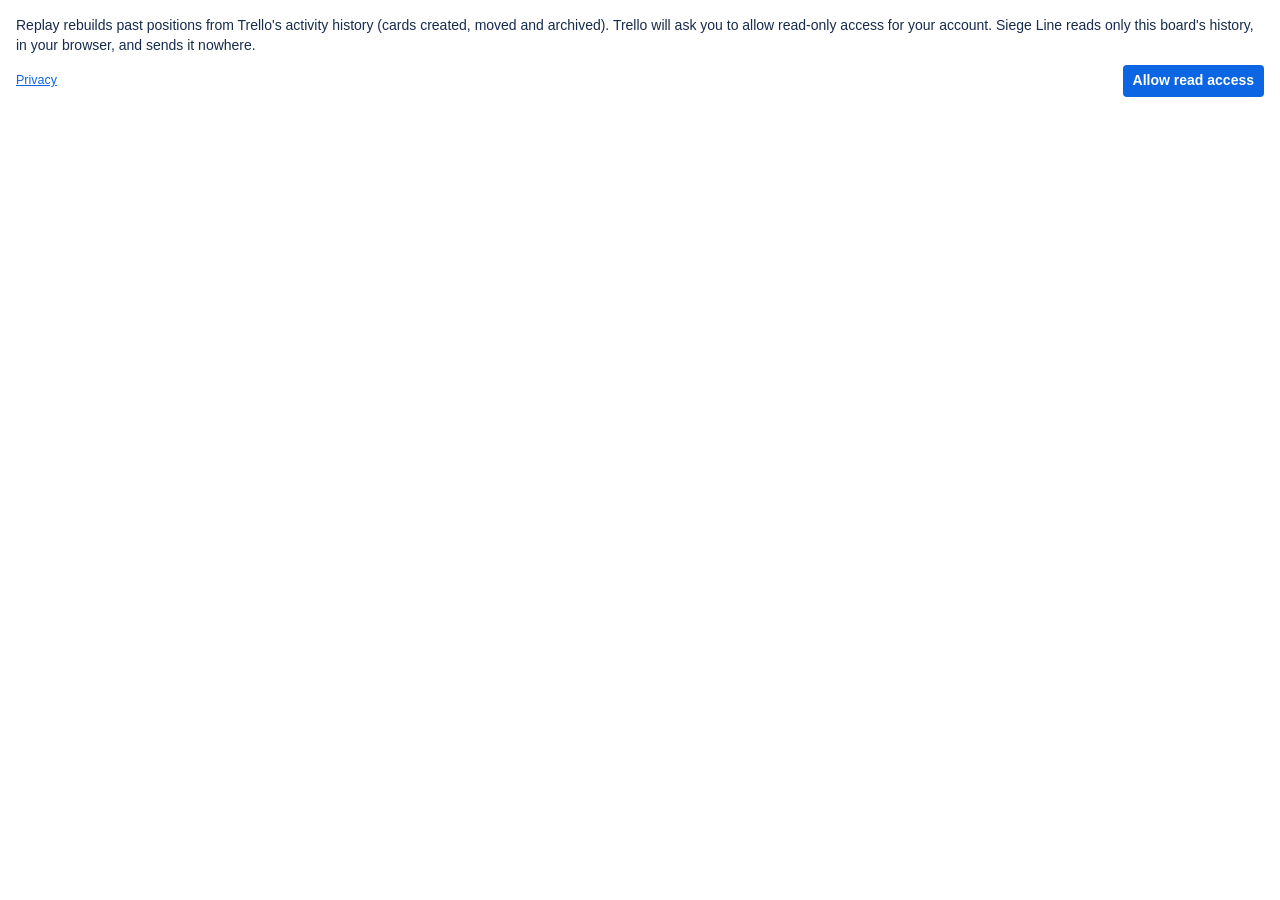
<file: authorize.html>
<!DOCTYPE html>
<html lang="en">
<head>
  <meta charset="utf-8">
  <meta name="viewport" content="width=device-width, initial-scale=1">
  <title>Siege Line — history access</title>
  <link rel="stylesheet" href="./ui.css?v=1.3.4">
</head>
<body>
  <div id="gs-root" data-mount="mountAuthorize" class="gs pad"></div>
  <script src="https://p.trellocdn.com/power-up.min.js"></script>
  <script src="./shared.js?v=1.3.4"></script>
  <script src="./authorize.js?v=1.3.4"></script>
  <script src="./boot.js?v=1.3.4"></script>
</body>
</html>
</file>
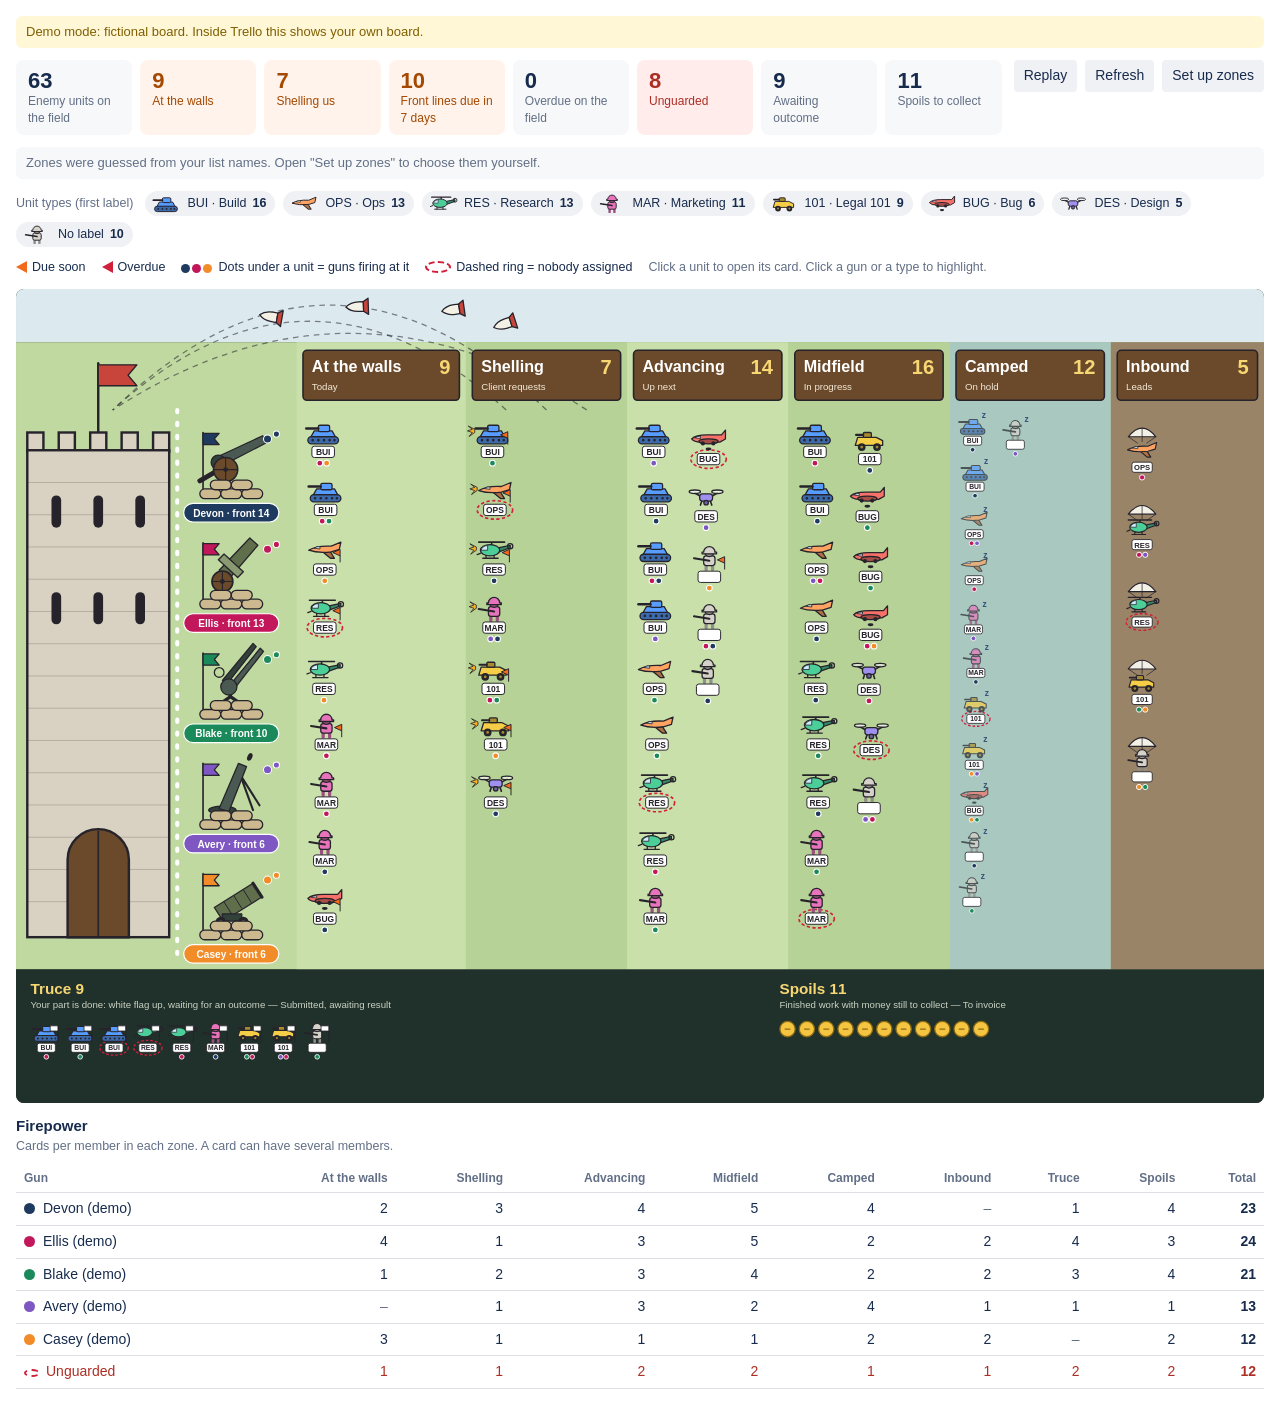
<file: battle.html>
<!DOCTYPE html>
<html lang="en">
<head>
  <meta charset="utf-8">
  <meta name="viewport" content="width=device-width, initial-scale=1">
  <title>Siege Line — battle map</title>
  <link rel="stylesheet" href="./ui.css?v=1.3.4">
</head>
<body>
  <div id="gs-root" data-mount="mountBattle" class="gs pad wide"></div>
  <script src="https://p.trellocdn.com/power-up.min.js"></script>
  <script src="./shared.js?v=1.3.4"></script>
  <script src="./settings.js?v=1.3.4"></script>
  <script src="./battle.js?v=1.3.4"></script>
  <script src="./boot.js?v=1.3.4"></script>
</body>
</html>
</file>
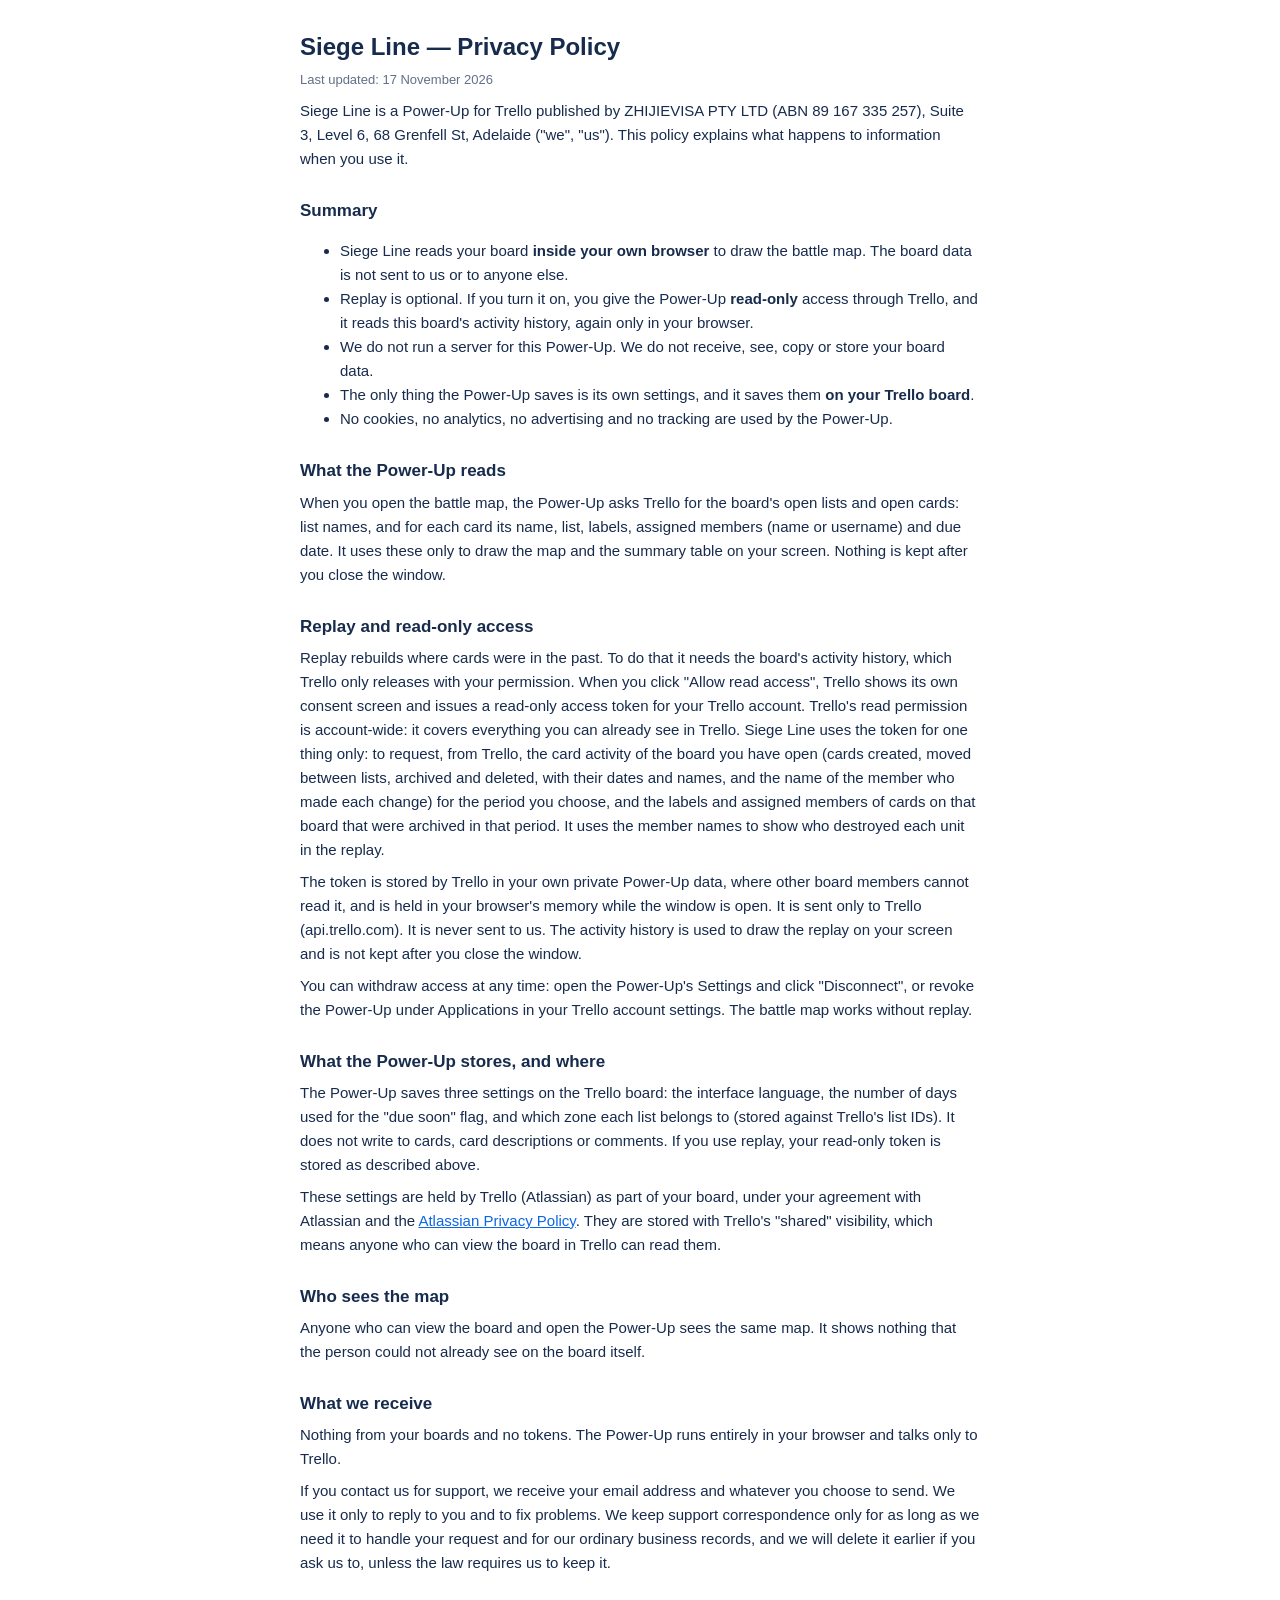
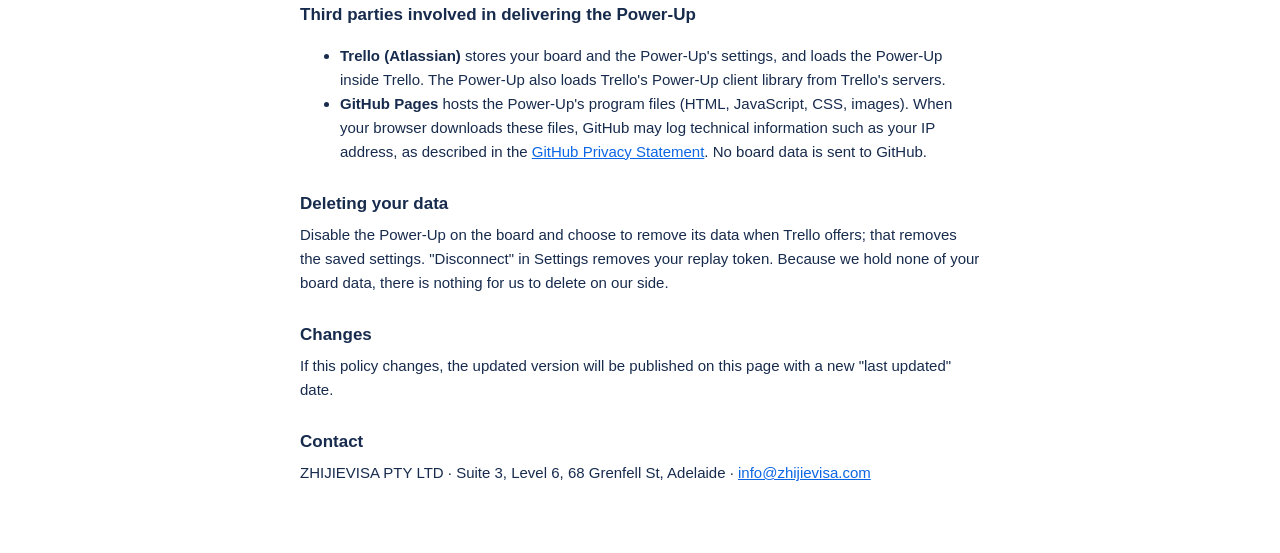
<file: privacy.html>
<!DOCTYPE html>
<html lang="en">
<head>
  <meta charset="utf-8">
  <meta name="viewport" content="width=device-width, initial-scale=1">
  <title>Siege Line — Privacy Policy</title>
  <link rel="stylesheet" href="./ui.css?v=1.3.4">
</head>
<body>
<div class="doc">
  <h1>Siege Line — Privacy Policy</h1>
  <p class="muted">Last updated: 17 November 2026</p>

  <p>Siege Line is a Power-Up for Trello published by ZHIJIEVISA PTY LTD (ABN 89 167 335 257),
  Suite 3, Level 6, 68 Grenfell St, Adelaide ("we", "us"). This policy explains what happens to information when you use it.</p>

  <h2>Summary</h2>
  <ul>
    <li>Siege Line reads your board <strong>inside your own browser</strong> to draw the battle map. The board data is not sent to us or to anyone else.</li>
    <li>Replay is optional. If you turn it on, you give the Power-Up <strong>read-only</strong> access through Trello, and it reads this board's activity history, again only in your browser.</li>
    <li>We do not run a server for this Power-Up. We do not receive, see, copy or store your board data.</li>
    <li>The only thing the Power-Up saves is its own settings, and it saves them <strong>on your Trello board</strong>.</li>
    <li>No cookies, no analytics, no advertising and no tracking are used by the Power-Up.</li>
  </ul>

  <h2>What the Power-Up reads</h2>
  <p>When you open the battle map, the Power-Up asks Trello for the board's open lists and open cards: list names, and
  for each card its name, list, labels, assigned members (name or username) and due date. It uses these only to draw the
  map and the summary table on your screen. Nothing is kept after you close the window.</p>

  <h2>Replay and read-only access</h2>
  <p>Replay rebuilds where cards were in the past. To do that it needs the board's activity history, which Trello
  only releases with your permission. When you click "Allow read access", Trello shows its own consent screen and
  issues a read-only access token for your Trello account. Trello's read permission is account-wide: it covers
  everything you can already see in Trello. Siege Line uses the token for one thing only: to request, from Trello,
  the card activity of the board you have open (cards created, moved between lists, archived and deleted, with their
  dates and names, and the name of the member who made each change) for the period you choose, and the labels and
  assigned members of cards on that board that were archived in that period. It uses the member names to show who
  destroyed each unit in the replay.</p>
  <p>The token is stored by Trello in your own private Power-Up data, where other board members cannot read it, and is
  held in your browser's memory while the window is open. It is sent only to Trello (api.trello.com). It is never sent to
  us. The activity history is used to draw the replay on your screen and is not kept after you close the window.</p>
  <p>You can withdraw access at any time: open the Power-Up's Settings and click "Disconnect", or revoke the
  Power-Up under Applications in your Trello account settings. The battle map works without replay.</p>

  <h2>What the Power-Up stores, and where</h2>
  <p>The Power-Up saves three settings on the Trello board: the interface language, the number of days used for the
  "due soon" flag, and which zone each list belongs to (stored against Trello's list IDs). It does not write to cards,
  card descriptions or comments. If you use replay, your read-only token is stored as described above.</p>
  <p>These settings are held by Trello (Atlassian) as part of your board, under your agreement with Atlassian and the
  <a class="link" href="https://www.atlassian.com/legal/privacy-policy">Atlassian Privacy Policy</a>. They are stored with
  Trello's "shared" visibility, which means anyone who can view the board in Trello can read them.</p>

  <h2>Who sees the map</h2>
  <p>Anyone who can view the board and open the Power-Up sees the same map. It shows nothing that the person could not
  already see on the board itself.</p>

  <h2>What we receive</h2>
  <p>Nothing from your boards and no tokens. The Power-Up runs entirely in your browser and talks only to Trello.</p>
  <p>If you contact us for support, we receive your email address and whatever you choose to send. We use it only to
  reply to you and to fix problems. We keep support correspondence only for as long as we need it to handle your
  request and for our ordinary business records, and we will delete it earlier if you ask us to, unless the law
  requires us to keep it.</p>

  <h2>Third parties involved in delivering the Power-Up</h2>
  <ul>
    <li><strong>Trello (Atlassian)</strong> stores your board and the Power-Up's settings, and loads the Power-Up inside
    Trello. The Power-Up also loads Trello's Power-Up client library from Trello's servers.</li>
    <li><strong>GitHub Pages</strong> hosts the Power-Up's program files (HTML, JavaScript, CSS, images). When your browser
    downloads these files, GitHub may log technical information such as your IP address, as described in the
    <a class="link" href="https://docs.github.com/en/site-policy/privacy-policies/github-general-privacy-statement">GitHub
    Privacy Statement</a>. No board data is sent to GitHub.</li>
  </ul>

  <h2>Deleting your data</h2>
  <p>Disable the Power-Up on the board and choose to remove its data when Trello offers; that removes the saved
  settings. "Disconnect" in Settings removes your replay token. Because we hold none of your board data, there is nothing for us to delete on our side.</p>

  <h2>Changes</h2>
  <p>If this policy changes, the updated version will be published on this page with a new "last updated" date.</p>

  <h2>Contact</h2>
  <p>ZHIJIEVISA PTY LTD · Suite 3, Level 6, 68 Grenfell St, Adelaide · <a class="link" href="mailto:info@zhijievisa.com">info@zhijievisa.com</a></p>
</div>
</body>
</html>
</file>
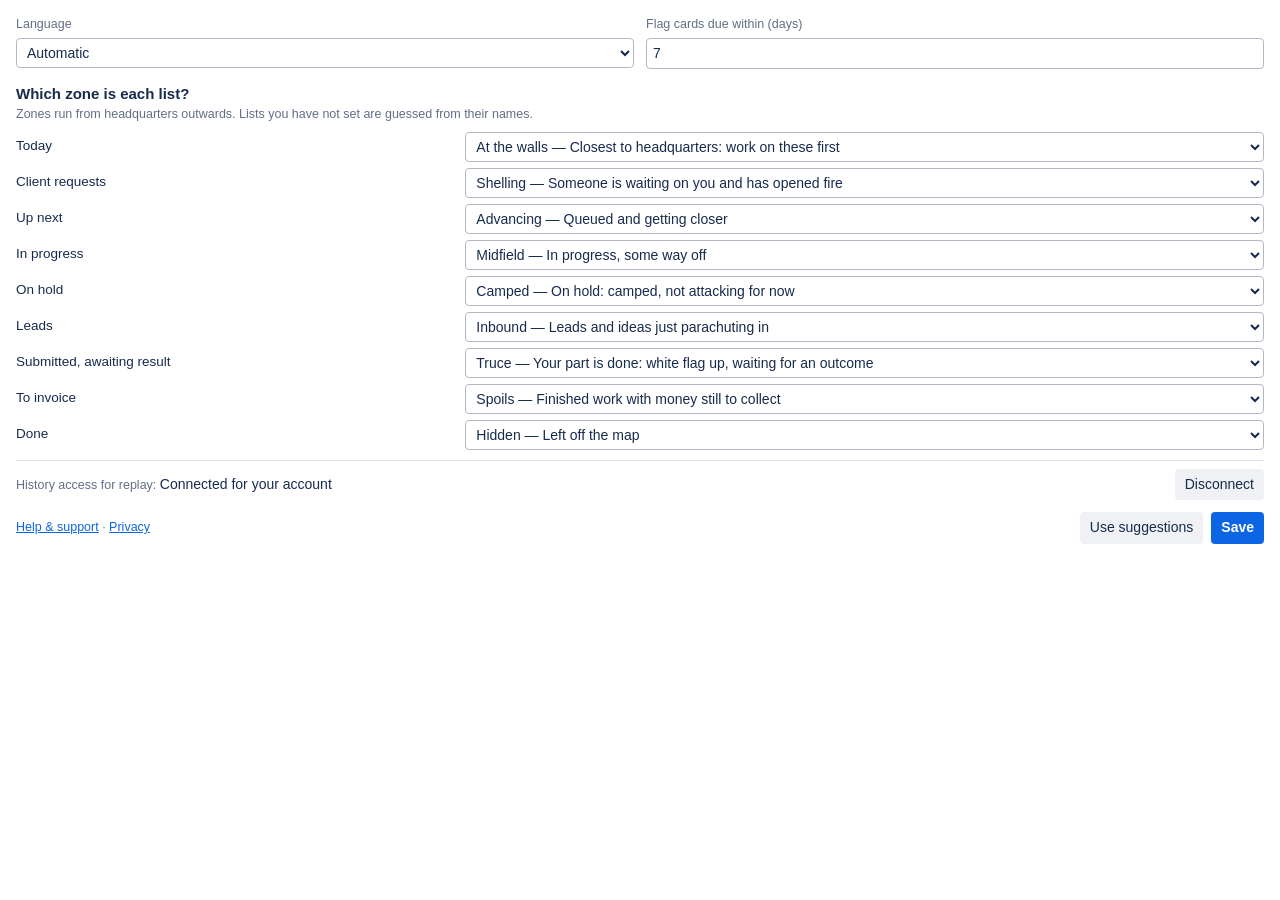
<file: settings.html>
<!DOCTYPE html>
<html lang="en">
<head>
  <meta charset="utf-8">
  <meta name="viewport" content="width=device-width, initial-scale=1">
  <title>Siege Line — settings</title>
  <link rel="stylesheet" href="./ui.css?v=1.3.4">
</head>
<body>
  <div id="gs-root" data-mount="mountSettings" class="gs pad"></div>
  <script src="https://p.trellocdn.com/power-up.min.js"></script>
  <script src="./shared.js?v=1.3.4"></script>
  <script src="./settings.js?v=1.3.4"></script>
  <script src="./boot.js?v=1.3.4"></script>
</body>
</html>
</file>
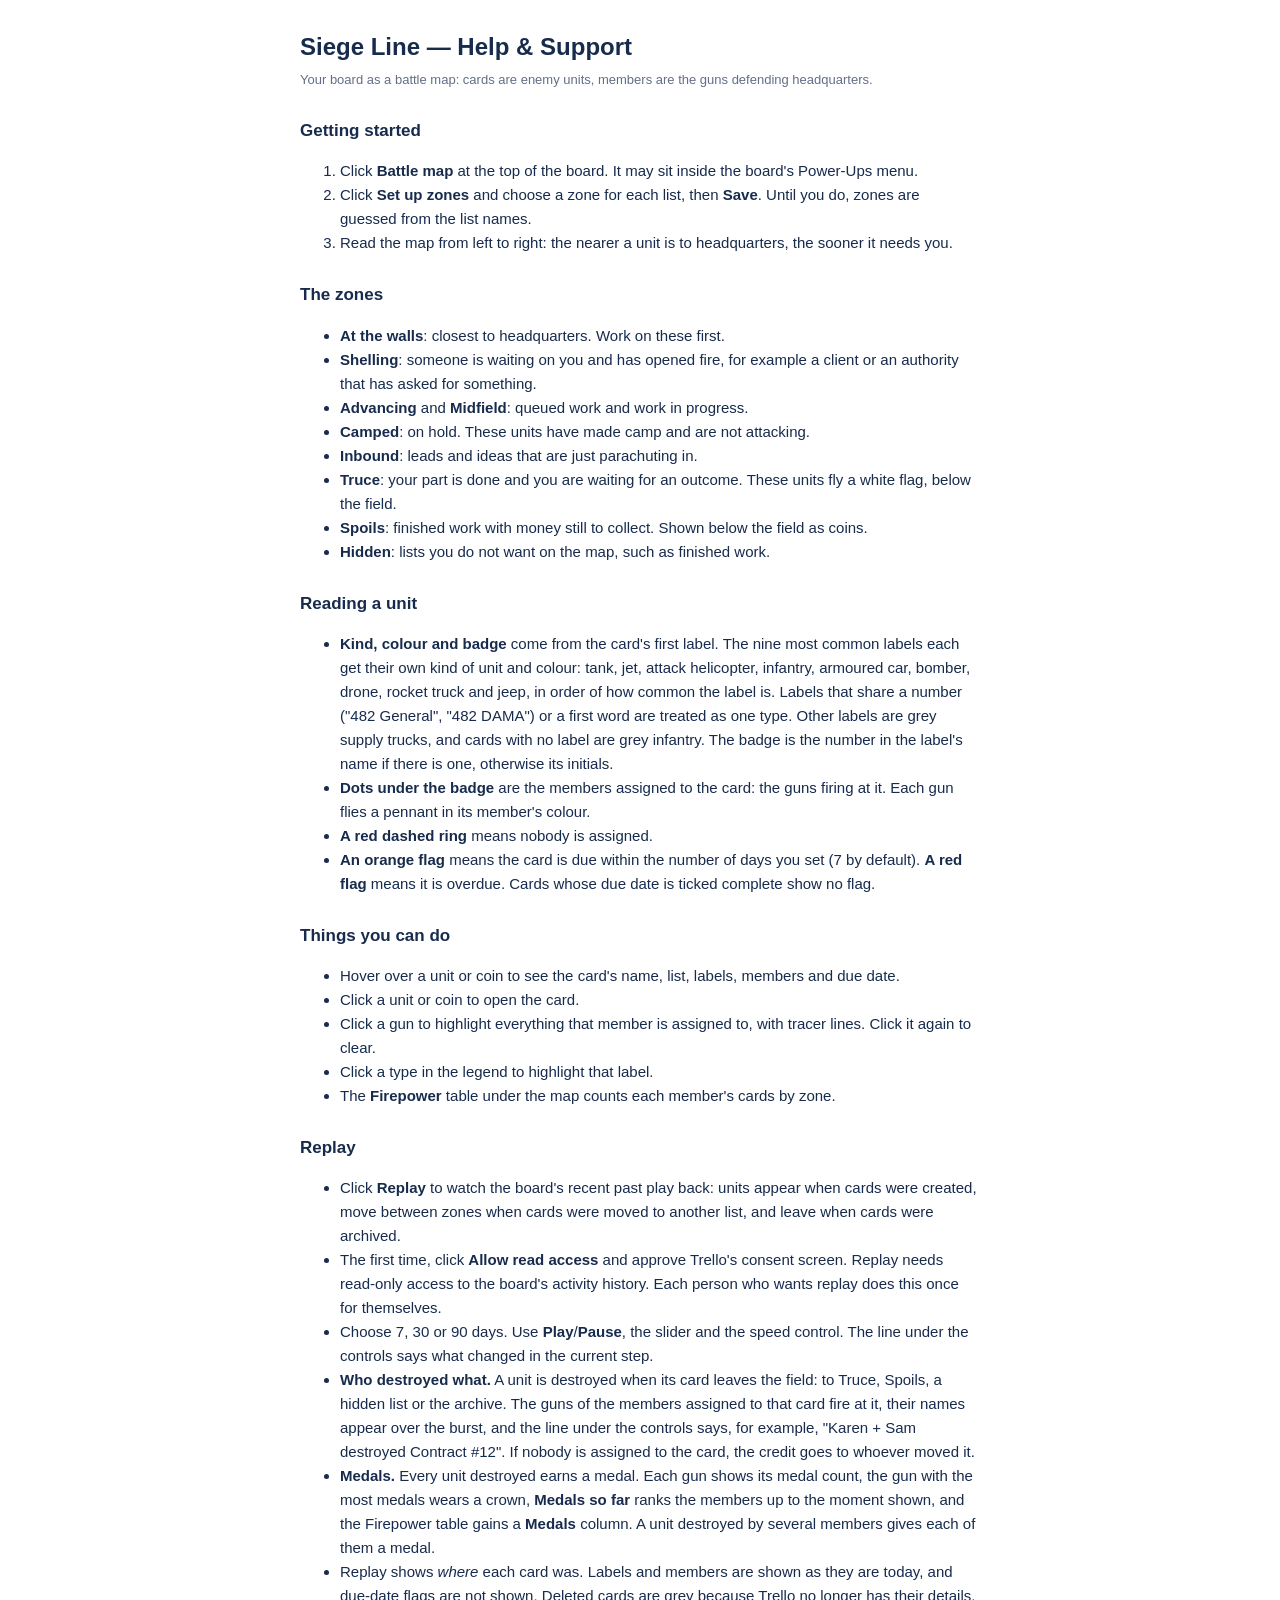
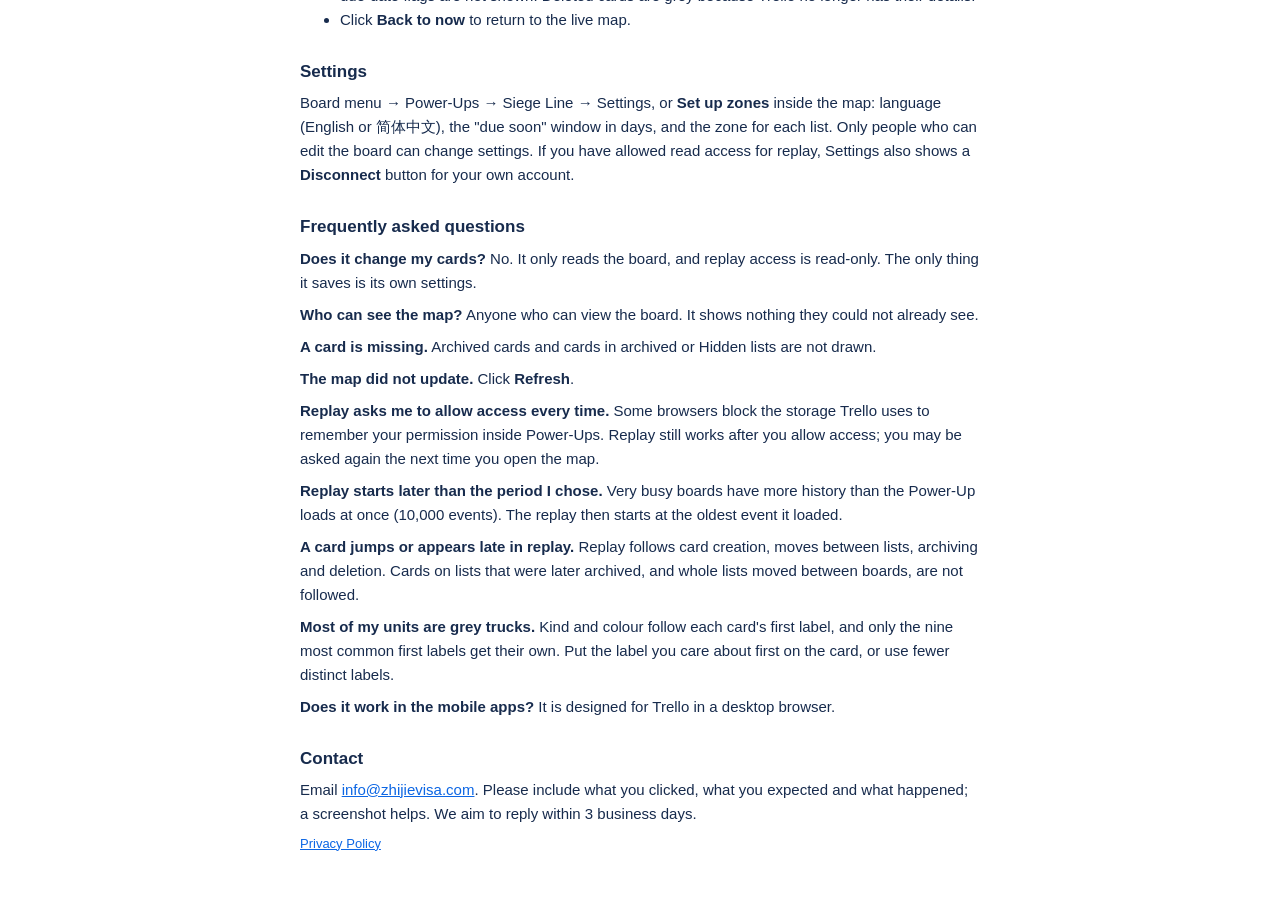
<file: support.html>
<!DOCTYPE html>
<html lang="en">
<head>
  <meta charset="utf-8">
  <meta name="viewport" content="width=device-width, initial-scale=1">
  <title>Siege Line — Help &amp; Support</title>
  <link rel="stylesheet" href="./ui.css?v=1.3.4">
</head>
<body>
<div class="doc">
  <h1>Siege Line — Help &amp; Support</h1>
  <p class="muted">Your board as a battle map: cards are enemy units, members are the guns defending headquarters.</p>

  <h2>Getting started</h2>
  <ol>
    <li>Click <strong>Battle map</strong> at the top of the board. It may sit inside the board's Power-Ups menu.</li>
    <li>Click <strong>Set up zones</strong> and choose a zone for each list, then <strong>Save</strong>. Until you do,
    zones are guessed from the list names.</li>
    <li>Read the map from left to right: the nearer a unit is to headquarters, the sooner it needs you.</li>
  </ol>

  <h2>The zones</h2>
  <ul>
    <li><strong>At the walls</strong>: closest to headquarters. Work on these first.</li>
    <li><strong>Shelling</strong>: someone is waiting on you and has opened fire, for example a client or an authority that has asked for something.</li>
    <li><strong>Advancing</strong> and <strong>Midfield</strong>: queued work and work in progress.</li>
    <li><strong>Camped</strong>: on hold. These units have made camp and are not attacking.</li>
    <li><strong>Inbound</strong>: leads and ideas that are just parachuting in.</li>
    <li><strong>Truce</strong>: your part is done and you are waiting for an outcome. These units fly a white flag, below the field.</li>
    <li><strong>Spoils</strong>: finished work with money still to collect. Shown below the field as coins.</li>
    <li><strong>Hidden</strong>: lists you do not want on the map, such as finished work.</li>
  </ul>

  <h2>Reading a unit</h2>
  <ul>
    <li><strong>Kind, colour and badge</strong> come from the card's first label. The nine most common labels each get
    their own kind of unit and colour: tank, jet, attack helicopter, infantry, armoured car, bomber, drone, rocket
    truck and jeep, in order of how common the label is. Labels that share a number ("482 General", "482 DAMA") or a first word are treated as one type. Other labels are grey supply trucks, and cards with no label
    are grey infantry. The badge is the number in the label's name if there is one, otherwise its initials.</li>
    <li><strong>Dots under the badge</strong> are the members assigned to the card: the guns firing at it. Each gun flies a pennant in its member's colour.</li>
    <li><strong>A red dashed ring</strong> means nobody is assigned.</li>
    <li><strong>An orange flag</strong> means the card is due within the number of days you set (7 by default).
    <strong>A red flag</strong> means it is overdue. Cards whose due date is ticked complete show no flag.</li>
  </ul>

  <h2>Things you can do</h2>
  <ul>
    <li>Hover over a unit or coin to see the card's name, list, labels, members and due date.</li>
    <li>Click a unit or coin to open the card.</li>
    <li>Click a gun to highlight everything that member is assigned to, with tracer lines. Click it again to clear.</li>
    <li>Click a type in the legend to highlight that label.</li>
    <li>The <strong>Firepower</strong> table under the map counts each member's cards by zone.</li>
  </ul>

  <h2>Replay</h2>
  <ul>
    <li>Click <strong>Replay</strong> to watch the board's recent past play back: units appear when cards were
    created, move between zones when cards were moved to another list, and leave when cards were archived.</li>
    <li>The first time, click <strong>Allow read access</strong> and approve Trello's consent screen. Replay needs
    read-only access to the board's activity history. Each person who wants replay does this once for themselves.</li>
    <li>Choose 7, 30 or 90 days. Use <strong>Play</strong>/<strong>Pause</strong>, the slider and the speed control.
    The line under the controls says what changed in the current step.</li>
    <li><strong>Who destroyed what.</strong> A unit is destroyed when its card leaves the field: to Truce, Spoils,
    a hidden list or the archive. The guns of the members assigned to that card fire at it, their names appear over
    the burst, and the line under the controls says, for example, "Karen + Sam destroyed Contract #12". If nobody is
    assigned to the card, the credit goes to whoever moved it.</li>
    <li><strong>Medals.</strong> Every unit destroyed earns a medal. Each gun shows its medal count, the gun with the
    most medals wears a crown, <strong>Medals so far</strong> ranks the members up to the moment shown, and the
    Firepower table gains a <strong>Medals</strong> column. A unit destroyed by several members gives each of them a
    medal.</li>
    <li>Replay shows <em>where</em> each card was. Labels and members are shown as they are today, and due-date flags
    are not shown. Deleted cards are grey because Trello no longer has their details.</li>
    <li>Click <strong>Back to now</strong> to return to the live map.</li>
  </ul>

  <h2>Settings</h2>
  <p>Board menu → Power-Ups → Siege Line → Settings, or <strong>Set up zones</strong> inside the map: language
  (English or 简体中文), the "due soon" window in days, and the zone for each list. Only people who can edit the board
  can change settings. If you have allowed read access for replay, Settings also shows a <strong>Disconnect</strong>
  button for your own account.</p>

  <h2>Frequently asked questions</h2>
  <p><strong>Does it change my cards?</strong> No. It only reads the board, and replay access is read-only. The only thing it saves is its own settings.</p>
  <p><strong>Who can see the map?</strong> Anyone who can view the board. It shows nothing they could not already see.</p>
  <p><strong>A card is missing.</strong> Archived cards and cards in archived or Hidden lists are not drawn.</p>
  <p><strong>The map did not update.</strong> Click <strong>Refresh</strong>.</p>
  <p><strong>Replay asks me to allow access every time.</strong> Some browsers block the storage Trello uses to
  remember your permission inside Power-Ups. Replay still works after you allow access; you may be asked again the
  next time you open the map.</p>
  <p><strong>Replay starts later than the period I chose.</strong> Very busy boards have more history than the
  Power-Up loads at once (10,000 events). The replay then starts at the oldest event it loaded.</p>
  <p><strong>A card jumps or appears late in replay.</strong> Replay follows card creation, moves between lists,
  archiving and deletion. Cards on lists that were later archived, and whole lists moved between boards, are not
  followed.</p>
  <p><strong>Most of my units are grey trucks.</strong> Kind and colour follow each card's first label, and only the nine most common
  first labels get their own. Put the label you care about first on the card, or use fewer distinct labels.</p>
  <p><strong>Does it work in the mobile apps?</strong> It is designed for Trello in a desktop browser.</p>

  <h2>Contact</h2>
  <p>Email <a class="link" href="mailto:info@zhijievisa.com">info@zhijievisa.com</a>. Please include what you clicked, what you
  expected and what happened; a screenshot helps. We aim to reply within 3 business days.</p>
  <p class="muted"><a class="link" href="./privacy.html">Privacy Policy</a></p>
</div>
</body>
</html>
</file>
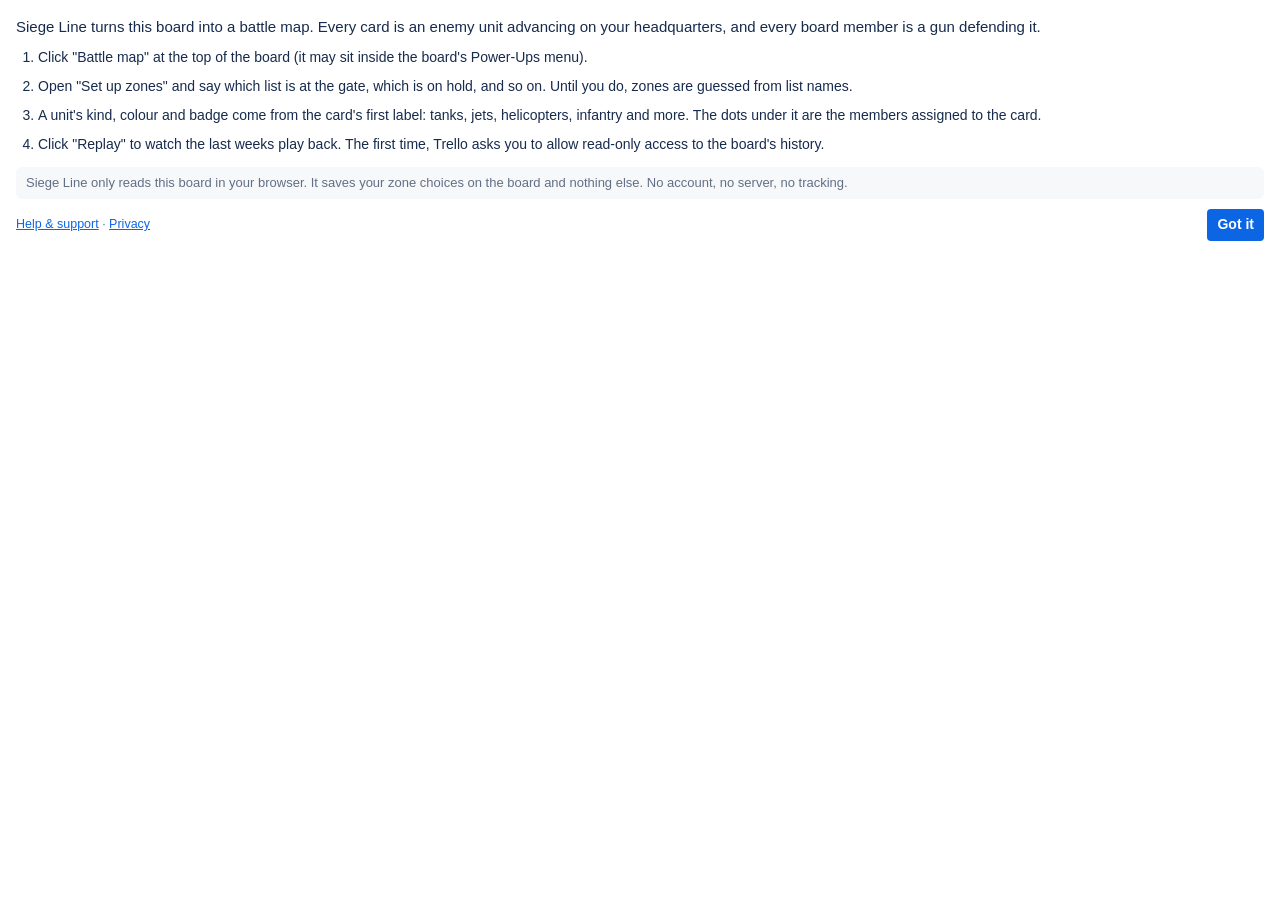
<file: welcome.html>
<!DOCTYPE html>
<html lang="en">
<head>
  <meta charset="utf-8">
  <meta name="viewport" content="width=device-width, initial-scale=1">
  <title>Siege Line — welcome</title>
  <link rel="stylesheet" href="./ui.css?v=1.3.4">
</head>
<body>
  <div id="gs-root" data-mount="mountWelcome" class="gs pad"></div>
  <script src="https://p.trellocdn.com/power-up.min.js"></script>
  <script src="./shared.js?v=1.3.4"></script>
  <script src="./welcome.js?v=1.3.4"></script>
  <script src="./boot.js?v=1.3.4"></script>
</body>
</html>
</file>
<file: ui.css>
/* Siege Line — styles. Colours follow Trello's light and dark themes; the battlefield keeps its own palette. */
:root {
  --fg: #172b4d; --muted: #626f86; --line: #dcdfe4; --bg: transparent; --panel: #f7f8f9;
  --input-bg: #ffffff; --input-line: #b3b9c4; --focus: #388bff;
  --yellow: #7f5f01; --yellow-bg: #fff7d6;
  --orange: #a54800; --orange-bg: #fff3eb;
  --red: #ae2e24; --red-bg: #ffeceb;
  --btn: #091e420f; --btn-hover: #091e4224; --primary: #0c66e4; --primary-fg: #fff; --link: #0c66e4;
  --tip-bg: #172b4d; --tip-fg: #ffffff;
}
:root[data-theme="dark"] {
  --fg: #b6c2cf; --muted: #8c9bab; --line: #38414a; --panel: #22272b;
  --input-bg: #22272b; --input-line: #738496; --focus: #85b8ff;
  --yellow: #f5cd47; --yellow-bg: #533f04;
  --orange: #fec195; --orange-bg: #702e00;
  --red: #fd9891; --red-bg: #5d1f1a;
  --btn: #a1bdd914; --btn-hover: #a6c5e229; --primary: #579dff; --primary-fg: #1d2125; --link: #579dff;
  --tip-bg: #dee4ea; --tip-fg: #1d2125;
}
* { box-sizing: border-box; }
html, body { margin: 0; padding: 0; background: var(--bg); }
body {
  color: var(--fg);
  font: 14px/1.4 -apple-system, BlinkMacSystemFont, "Segoe UI", Roboto, "Noto Sans", "PingFang SC", "Microsoft YaHei", sans-serif;
}
[hidden] { display: none !important; }
.gs { padding: 2px 2px 8px; }
.gs.pad { padding: 16px; }
.gs.wide { display: flex; flex-direction: column; gap: 12px; }
.muted { color: var(--muted); }
.small { font-size: 12.5px; }
.num { font-variant-numeric: tabular-nums; text-align: right; white-space: nowrap; }
.link { color: var(--link); }
h2 { font-size: 15px; margin: 0 0 2px; }
p { margin: 0 0 8px; }

.note { border-radius: 6px; padding: 7px 10px; font-size: 13px; }
.note.warn { background: var(--yellow-bg); color: var(--yellow); }
.note.err { background: var(--red-bg); color: var(--red); }
.note.info { background: var(--panel); color: var(--muted); }

button { font: inherit; color: var(--fg); background: var(--btn); border: 0; border-radius: 4px; padding: 6px 10px; cursor: pointer; }
button:hover { background: var(--btn-hover); }
button:focus-visible, select:focus-visible, input:focus-visible, a:focus-visible { outline: 2px solid var(--focus); outline-offset: 1px; }
button.primary { background: var(--primary); color: var(--primary-fg); font-weight: 600; }
button:disabled { opacity: .45; cursor: default; }
input[type="number"], select {
  width: 100%; font: inherit; color: var(--fg); background: var(--input-bg);
  border: 1px solid var(--input-line); border-radius: 4px; padding: 5px 6px; min-width: 0;
}
input:disabled, select:disabled { opacity: .7; }

/* summary row */
.bar-top { display: flex; gap: 12px; align-items: stretch; flex-wrap: wrap; }
.tiles { display: flex; gap: 8px; flex-wrap: wrap; flex: 1 1 520px; }
.tile { background: var(--panel); border-radius: 8px; padding: 8px 12px; min-width: 104px; flex: 1 1 104px; }
.tile .v { font-size: 22px; font-weight: 600; line-height: 1.15; font-variant-numeric: tabular-nums; }
.tile .k { font-size: 12px; color: var(--muted); }
.tile.hot { background: var(--orange-bg); }
.tile.hot .v, .tile.hot .k { color: var(--orange); }
.tile.late { background: var(--red-bg); }
.tile.late .v, .tile.late .k { color: var(--red); }
.actions { display: flex; gap: 8px; align-items: flex-start; }

/* legend */
.legend { display: flex; gap: 6px 8px; flex-wrap: wrap; align-items: center; font-size: 12.5px; }
.legend-title { color: var(--muted); margin-right: 4px; }
.chip { display: inline-flex; align-items: center; gap: 6px; padding: 3px 9px 3px 6px; border-radius: 14px; font-size: 12.5px; background: var(--btn); }
.chip .ico { display: inline-flex; flex: none; }
.chip .ico svg { width: 30px; height: 19px; display: block; }
.chip b { font-variant-numeric: tabular-nums; }
.chip[aria-pressed="true"] { background: var(--primary); color: var(--primary-fg); }
.legend.marks { gap: 6px 16px; color: var(--fg); }
.mk::before { content: ""; display: inline-block; vertical-align: -2px; margin-right: 5px; }
.mk.soon::before, .mk.over::before { width: 0; height: 0; border-top: 6px solid transparent; border-bottom: 6px solid transparent; border-right: 11px solid #F26A1B; }
.mk.over::before { border-right-color: #D21F3C; }
.mk.pips::before { width: 9px; height: 9px; border-radius: 50%; background: #1F3A5F; box-shadow: 11px 0 0 #C2185B, 22px 0 0 #F28C28; margin-right: 28px; }
.mk.ung::before { width: 22px; height: 8px; border-radius: 50%; border: 2px dashed #D21F3C; }

/* the battlefield */
.stage { position: relative; border-radius: 8px; overflow: hidden; background: #20302A; line-height: 0; }
.stage svg { display: block; width: 100%; height: auto; font-family: inherit; }
.stage svg .z, .stage svg .p { cursor: pointer; }
.stage svg #gs-lines, .stage svg #gs-fx { pointer-events: none; }   /* tracer lines must not block hovering a unit */
.stage svg .z { transition: opacity .12s; }
.stage svg.hl .z { opacity: .16; }
.stage svg.hl .z.on { opacity: 1; }
.stage svg .p:focus { outline: none; }
.stage svg .p:focus-visible .tag, .stage svg .p.on .tag { stroke: #F7D774; stroke-width: 4; }
.tip {
  position: absolute; z-index: 2; max-width: 300px; pointer-events: none; line-height: 1.35;
  background: var(--tip-bg); color: var(--tip-fg); border-radius: 6px; padding: 8px 10px; font-size: 12.5px;
  box-shadow: 0 4px 14px rgba(9, 30, 66, .3);
}
.tip-name { font-weight: 600; font-size: 13px; margin-bottom: 4px; overflow-wrap: anywhere; }
.tip-row { overflow-wrap: anywhere; }
.tip-row span { opacity: .7; margin-right: 6px; }
.tip-row.soon { color: #FFB27A; } .tip-row.over { color: #FF9C9C; }
:root[data-theme="dark"] .tip-row.soon { color: #A54800; } :root[data-theme="dark"] .tip-row.over { color: #AE2E24; }

/* replay */
.replay { display: flex; flex-direction: column; gap: 8px; }
.rp-row { display: flex; gap: 10px; align-items: center; flex-wrap: wrap; }
.rp-row select { width: auto; }
.rp-row input[type="range"] { flex: 1 1 220px; min-width: 120px; accent-color: var(--primary); }
.rp-row .grow { flex: 1; }
.rp-when { font-weight: 600; font-variant-numeric: tabular-nums; min-width: 150px; text-align: right; }
.rp-step { font-variant-numeric: tabular-nums; }
.rp-log { min-height: 18px; display: flex; flex-direction: column; gap: 1px; overflow-wrap: anywhere; }
.rp-note { margin: 0; }
.rp-score { display: flex; gap: 6px 8px; flex-wrap: wrap; align-items: center; font-size: 12.5px; min-height: 24px; }
.score { display: inline-flex; align-items: center; gap: 6px; padding: 3px 9px 3px 7px; border-radius: 14px; background: var(--btn); }
.score b { font-variant-numeric: tabular-nums; }
.score.top { background: #F5C542; color: #3B2A05; font-weight: 600; }
.rp-score .ico, .score .ico { display: inline-flex; flex: none; }
.rp-kill { display: flex; align-items: center; gap: 4px; font-weight: 600; }
.score .dot { margin-right: 0; }
.rp-kill .dot { flex: none; margin-right: 1px; }
.rp-log > div:not(.rp-kill) { color: var(--muted); }

/* firepower table */
.fire .scroll { overflow-x: auto; }
table { width: 100%; border-collapse: collapse; }
th { text-align: left; font-size: 12px; font-weight: 600; color: var(--muted); padding: 6px 8px; border-bottom: 1px solid var(--line); white-space: nowrap; }
th.num { text-align: right; }
td { padding: 6px 8px; border-bottom: 1px solid var(--line); }
td.zero { color: var(--muted); }
td.strong { font-weight: 600; }
tr.ung td { color: var(--red); }
.dot { display: inline-block; width: 11px; height: 11px; border-radius: 50%; margin-right: 8px; vertical-align: -1px; }
.dot.ring { width: 16px; height: 8px; border: 2px dashed #D21F3C; margin-right: 6px; }

/* settings */
.panel { background: var(--panel); border-radius: 8px; padding: 14px 16px; }
.fields { display: flex; gap: 12px; flex-wrap: wrap; margin-bottom: 14px; }
.field { flex: 1 1 180px; display: flex; flex-direction: column; gap: 4px; }
.field label, .zrow label { font-size: 12.5px; color: var(--muted); }
.zlist { display: flex; flex-direction: column; gap: 6px; margin: 8px 0 10px; }
.zrow { display: flex; gap: 10px; align-items: center; flex-wrap: wrap; }
.zrow label { flex: 1 1 160px; color: var(--fg); font-size: 13.5px; overflow-wrap: anywhere; }
.zrow select { flex: 2 1 240px; width: auto; }
.conn { display: flex; align-items: center; gap: 8px; flex-wrap: wrap; padding: 8px 0 2px; border-top: 1px solid var(--line); }
.conn .grow { flex: 1; }
.foot { display: flex; align-items: center; gap: 8px; flex-wrap: wrap; margin-top: 10px; }
.foot .grow { flex: 1; }

/* welcome */
.lead { font-size: 15px; margin: 0 0 10px; }
ol.steps { margin: 0 0 12px; padding-left: 22px; }
ol.steps li { margin-bottom: 8px; line-height: 1.5; }

/* static pages (privacy, support) */
.doc { max-width: 720px; margin: 0 auto; padding: 28px 20px 60px; font-size: 15px; line-height: 1.6; }
.doc h1 { font-size: 24px; margin: 0 0 4px; } .doc h2 { font-size: 17px; margin: 26px 0 6px; }
.doc .muted { font-size: 13px; }

@media (prefers-reduced-motion: reduce) { .stage svg .z { transition: none; } }
</file>
